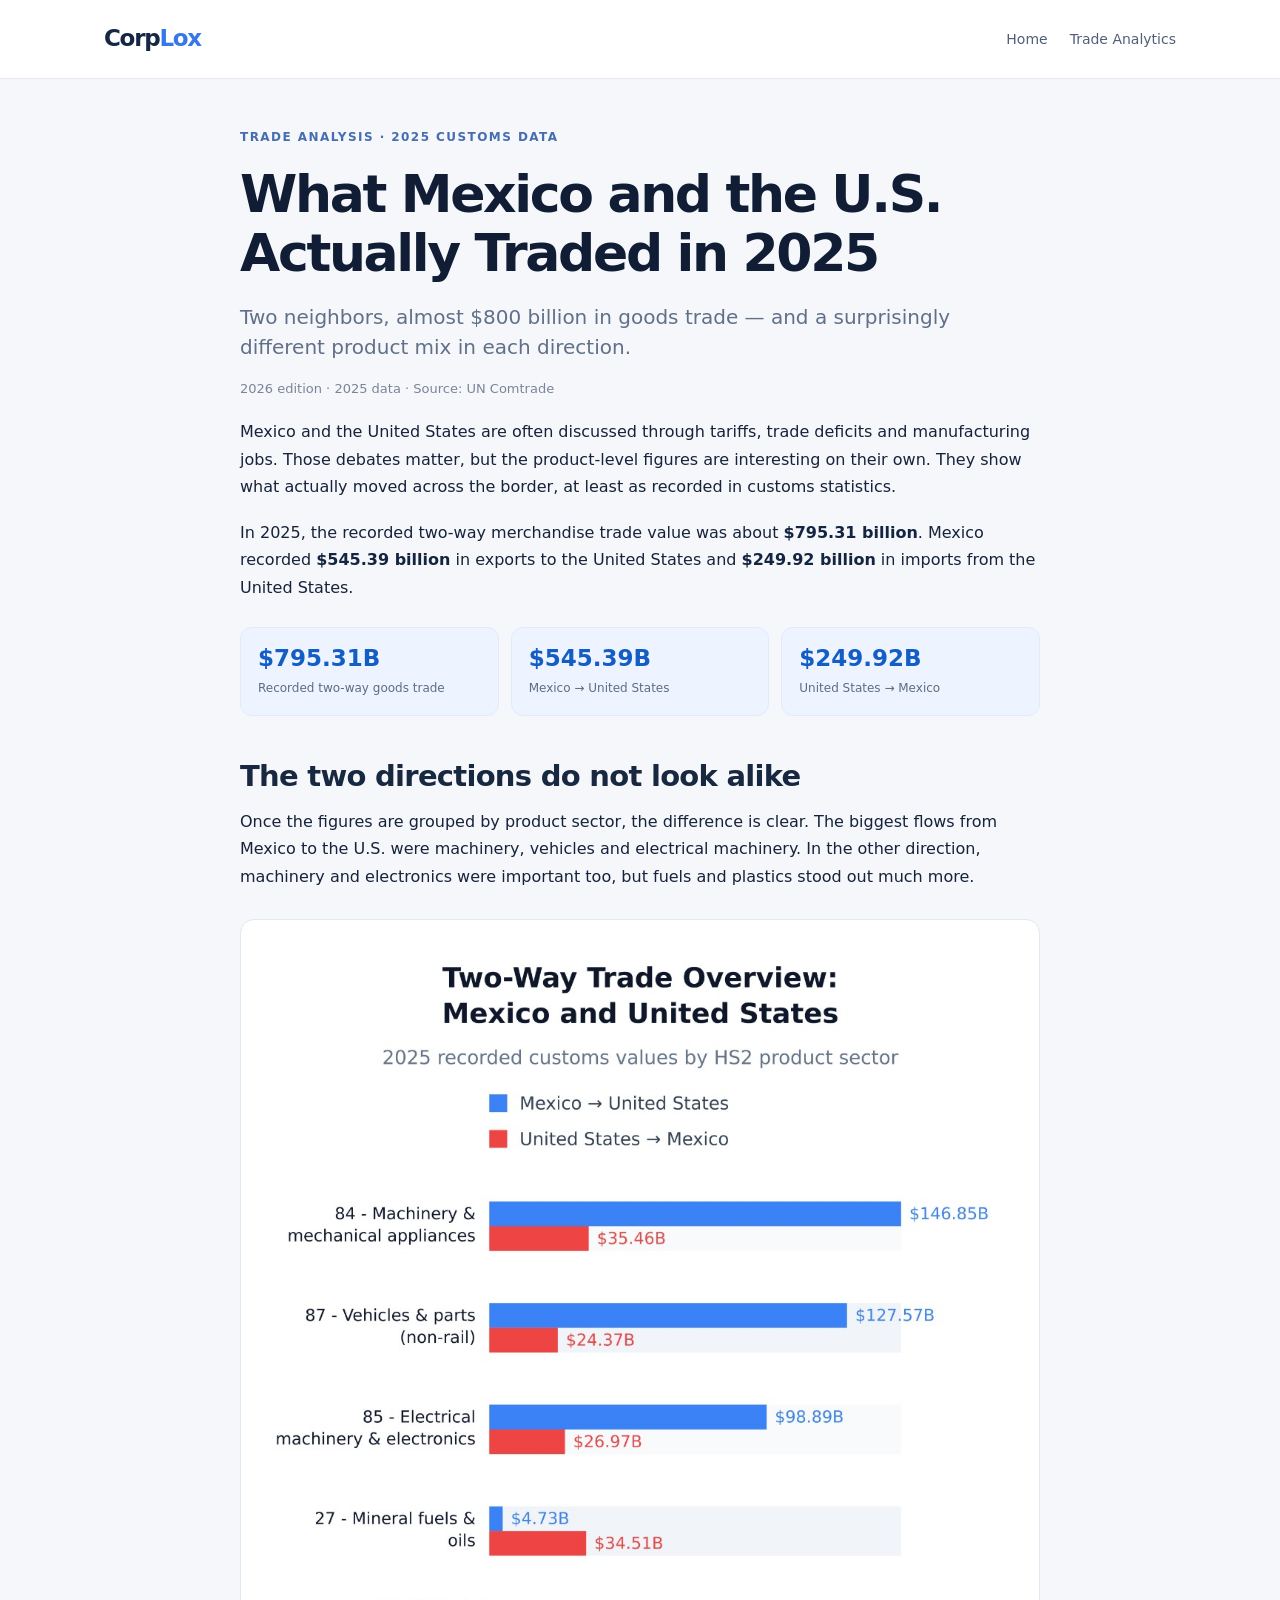
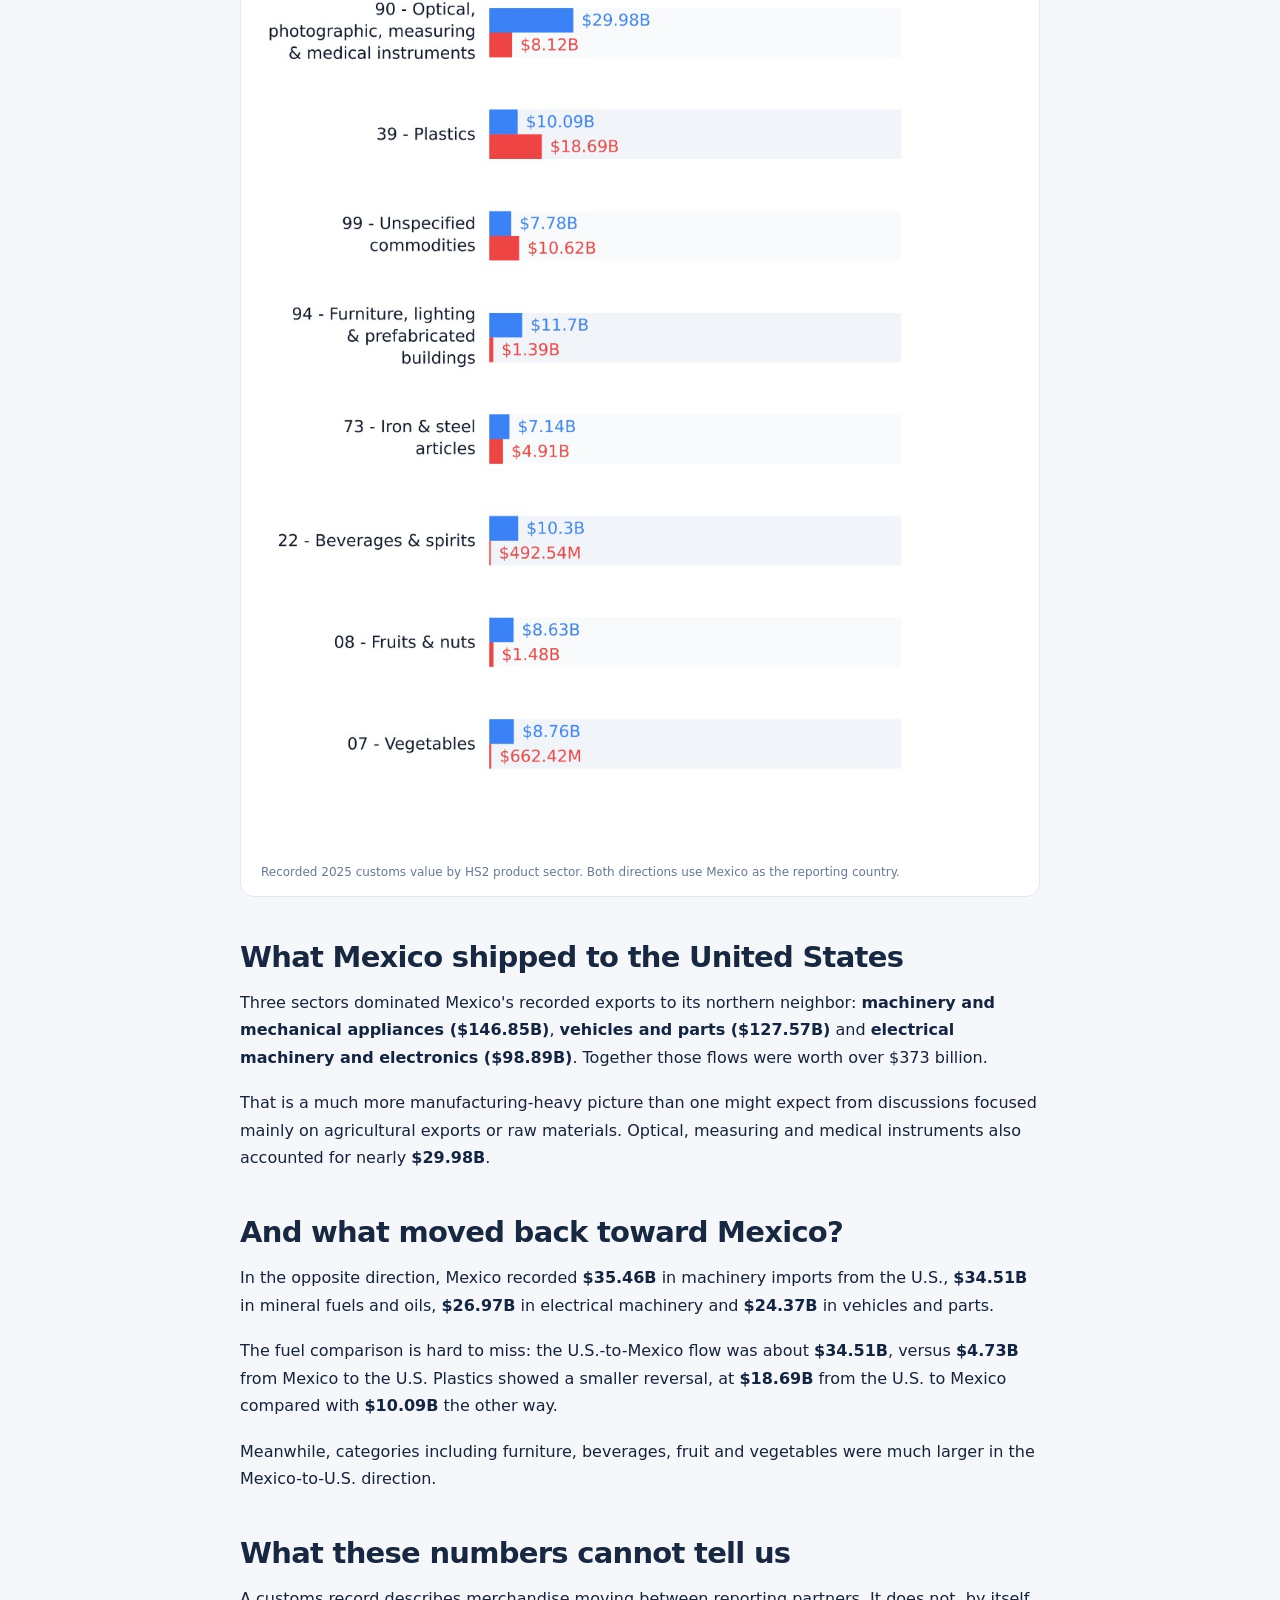
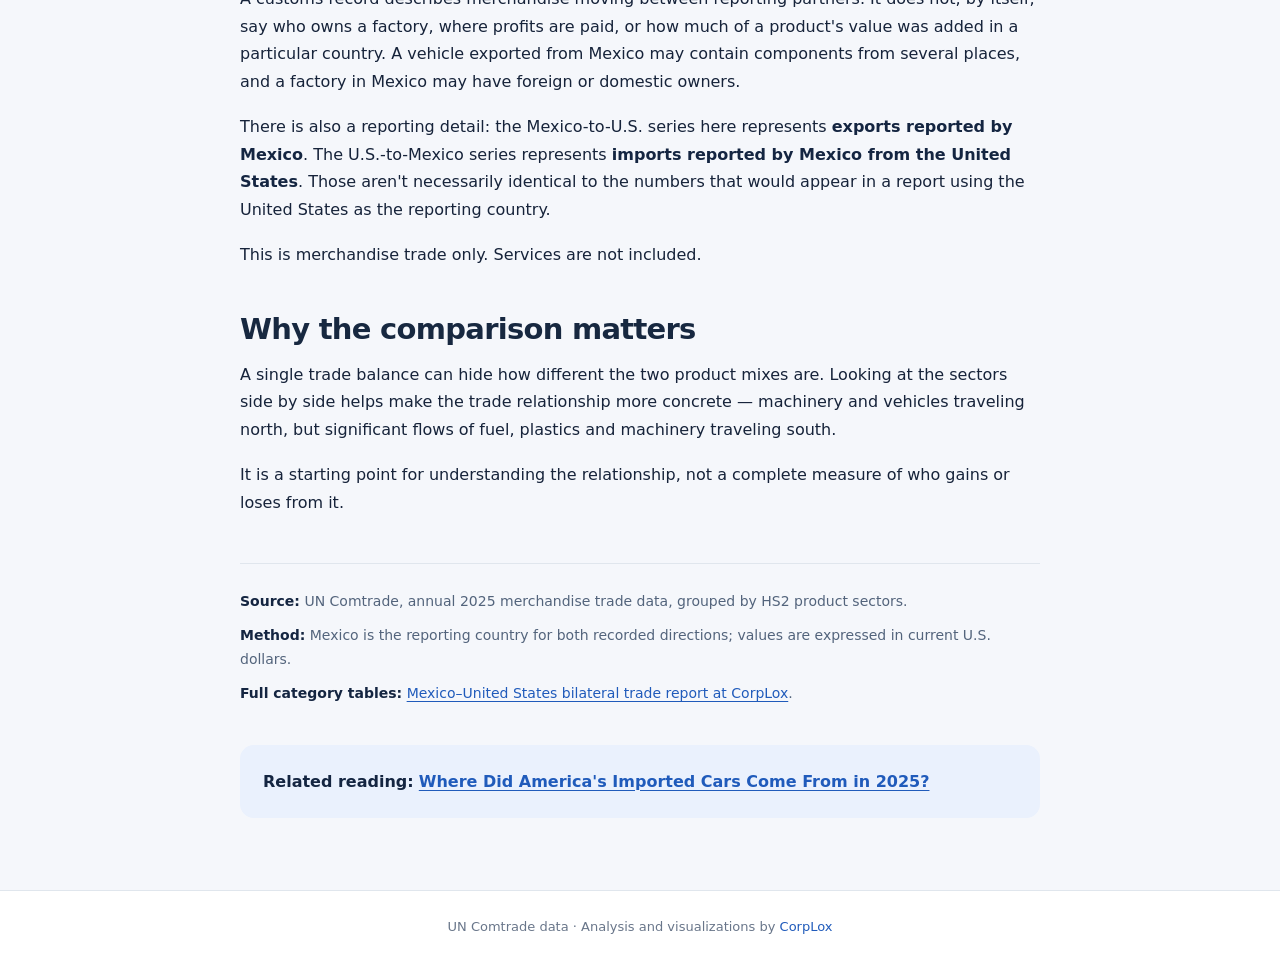
<file: mexico-us-trade-2025.html>
<!doctype html>
<html lang="en">
<head>
<meta charset="utf-8">
<meta name="viewport" content="width=device-width, initial-scale=1">
<meta name="description" content="A product-by-product look at $795.31 billion in merchandise trade between Mexico and the United States in 2025.">
<meta name="keywords" content="Mexico, United States, bilateral trade, UN Comtrade, trade sectors">
<meta name="author" content="CorpLox">
<meta property="og:type" content="article">
<meta property="og:title" content="What Mexico and the U.S. Actually Traded in 2025">
<meta property="og:description" content="A product-by-product look at $795.31 billion in merchandise trade between Mexico and the United States in 2025.">
<meta property="og:image" content="mx-us-trade-2025.jpg">
<title>What Mexico and the U.S. Actually Traded in 2025 | CorpLox</title>
<link rel="stylesheet" href="trade-articles.css">
</head>
<body class="clx-article">
<header class="clx-top"><div class="clx-top-inner"><a class="clx-logo" href="index.html">Corp<span>Lox</span></a><nav class="clx-nav" aria-label="Main navigation"><a href="index.html">Home</a><a href="https://corplox.com/trade">Trade Analytics</a></nav></div></header>
<main class="clx-main">
<p class="clx-kicker">Trade analysis · 2025 customs data</p>
<h1>What Mexico and the U.S. Actually Traded in 2025</h1>
<p class="clx-deck">Two neighbors, almost $800 billion in goods trade — and a surprisingly different product mix in each direction.</p>
<p class="clx-meta">2026 edition · 2025 data · Source: UN Comtrade</p>
<p>Mexico and the United States are often discussed through tariffs, trade deficits and manufacturing jobs. Those debates matter, but the product-level figures are interesting on their own. They show what actually moved across the border, at least as recorded in customs statistics.</p>
<p>In 2025, the recorded two-way merchandise trade value was about <strong>$795.31 billion</strong>. Mexico recorded <strong>$545.39 billion</strong> in exports to the United States and <strong>$249.92 billion</strong> in imports from the United States.</p>
<div class="clx-stat-strip"><div class="clx-stat"><strong>$795.31B</strong><span>Recorded two-way goods trade</span></div><div class="clx-stat"><strong>$545.39B</strong><span>Mexico → United States</span></div><div class="clx-stat"><strong>$249.92B</strong><span>United States → Mexico</span></div></div>
<h2>The two directions do not look alike</h2>
<p>Once the figures are grouped by product sector, the difference is clear. The biggest flows from Mexico to the U.S. were machinery, vehicles and electrical machinery. In the other direction, machinery and electronics were important too, but fuels and plastics stood out much more.</p>
<figure class="clx-figure"><img src="mx-us-trade-2025.jpg" width="1038" height="2048" loading="eager" alt="Two-way Mexico and United States merchandise trade by product sector in 2025, blue bars for Mexico exports to the United States and red bars for Mexico imports from the United States"><figcaption>Recorded 2025 customs value by HS2 product sector. Both directions use Mexico as the reporting country.</figcaption></figure>
<h2>What Mexico shipped to the United States</h2>
<p>Three sectors dominated Mexico's recorded exports to its northern neighbor: <strong>machinery and mechanical appliances ($146.85B)</strong>, <strong>vehicles and parts ($127.57B)</strong> and <strong>electrical machinery and electronics ($98.89B)</strong>. Together those flows were worth over $373 billion.</p>
<p>That is a much more manufacturing-heavy picture than one might expect from discussions focused mainly on agricultural exports or raw materials. Optical, measuring and medical instruments also accounted for nearly <strong>$29.98B</strong>.</p>
<h2>And what moved back toward Mexico?</h2>
<p>In the opposite direction, Mexico recorded <strong>$35.46B</strong> in machinery imports from the U.S., <strong>$34.51B</strong> in mineral fuels and oils, <strong>$26.97B</strong> in electrical machinery and <strong>$24.37B</strong> in vehicles and parts.</p>
<p>The fuel comparison is hard to miss: the U.S.-to-Mexico flow was about <strong>$34.51B</strong>, versus <strong>$4.73B</strong> from Mexico to the U.S. Plastics showed a smaller reversal, at <strong>$18.69B</strong> from the U.S. to Mexico compared with <strong>$10.09B</strong> the other way.</p>
<p>Meanwhile, categories including furniture, beverages, fruit and vegetables were much larger in the Mexico-to-U.S. direction.</p>
<h2>What these numbers cannot tell us</h2>
<p>A customs record describes merchandise moving between reporting partners. It does not, by itself, say who owns a factory, where profits are paid, or how much of a product's value was added in a particular country. A vehicle exported from Mexico may contain components from several places, and a factory in Mexico may have foreign or domestic owners.</p>
<p>There is also a reporting detail: the Mexico-to-U.S. series here represents <strong>exports reported by Mexico</strong>. The U.S.-to-Mexico series represents <strong>imports reported by Mexico from the United States</strong>. Those aren't necessarily identical to the numbers that would appear in a report using the United States as the reporting country.</p>
<p>This is merchandise trade only. Services are not included.</p>
<h2>Why the comparison matters</h2>
<p>A single trade balance can hide how different the two product mixes are. Looking at the sectors side by side helps make the trade relationship more concrete — machinery and vehicles traveling north, but significant flows of fuel, plastics and machinery traveling south.</p>
<p>It is a starting point for understanding the relationship, not a complete measure of who gains or loses from it.</p>
<div class="clx-source"><p><strong>Source:</strong> UN Comtrade, annual 2025 merchandise trade data, grouped by HS2 product sectors.</p><p><strong>Method:</strong> Mexico is the reporting country for both recorded directions; values are expressed in current U.S. dollars.</p><p><strong>Full category tables:</strong> <a href="https://corplox.com/trade/mx/us">Mexico–United States bilateral trade report at CorpLox</a>.</p></div>
<div class="clx-more"><strong>Related reading:</strong> <a href="us-passenger-car-imports-2025.html">Where Did America's Imported Cars Come From in 2025?</a></div>

</main>
<footer class="clx-footer">UN Comtrade data · Analysis and visualizations by <a href="https://corplox.com/">CorpLox</a></footer>
</body>
</html>
</file>
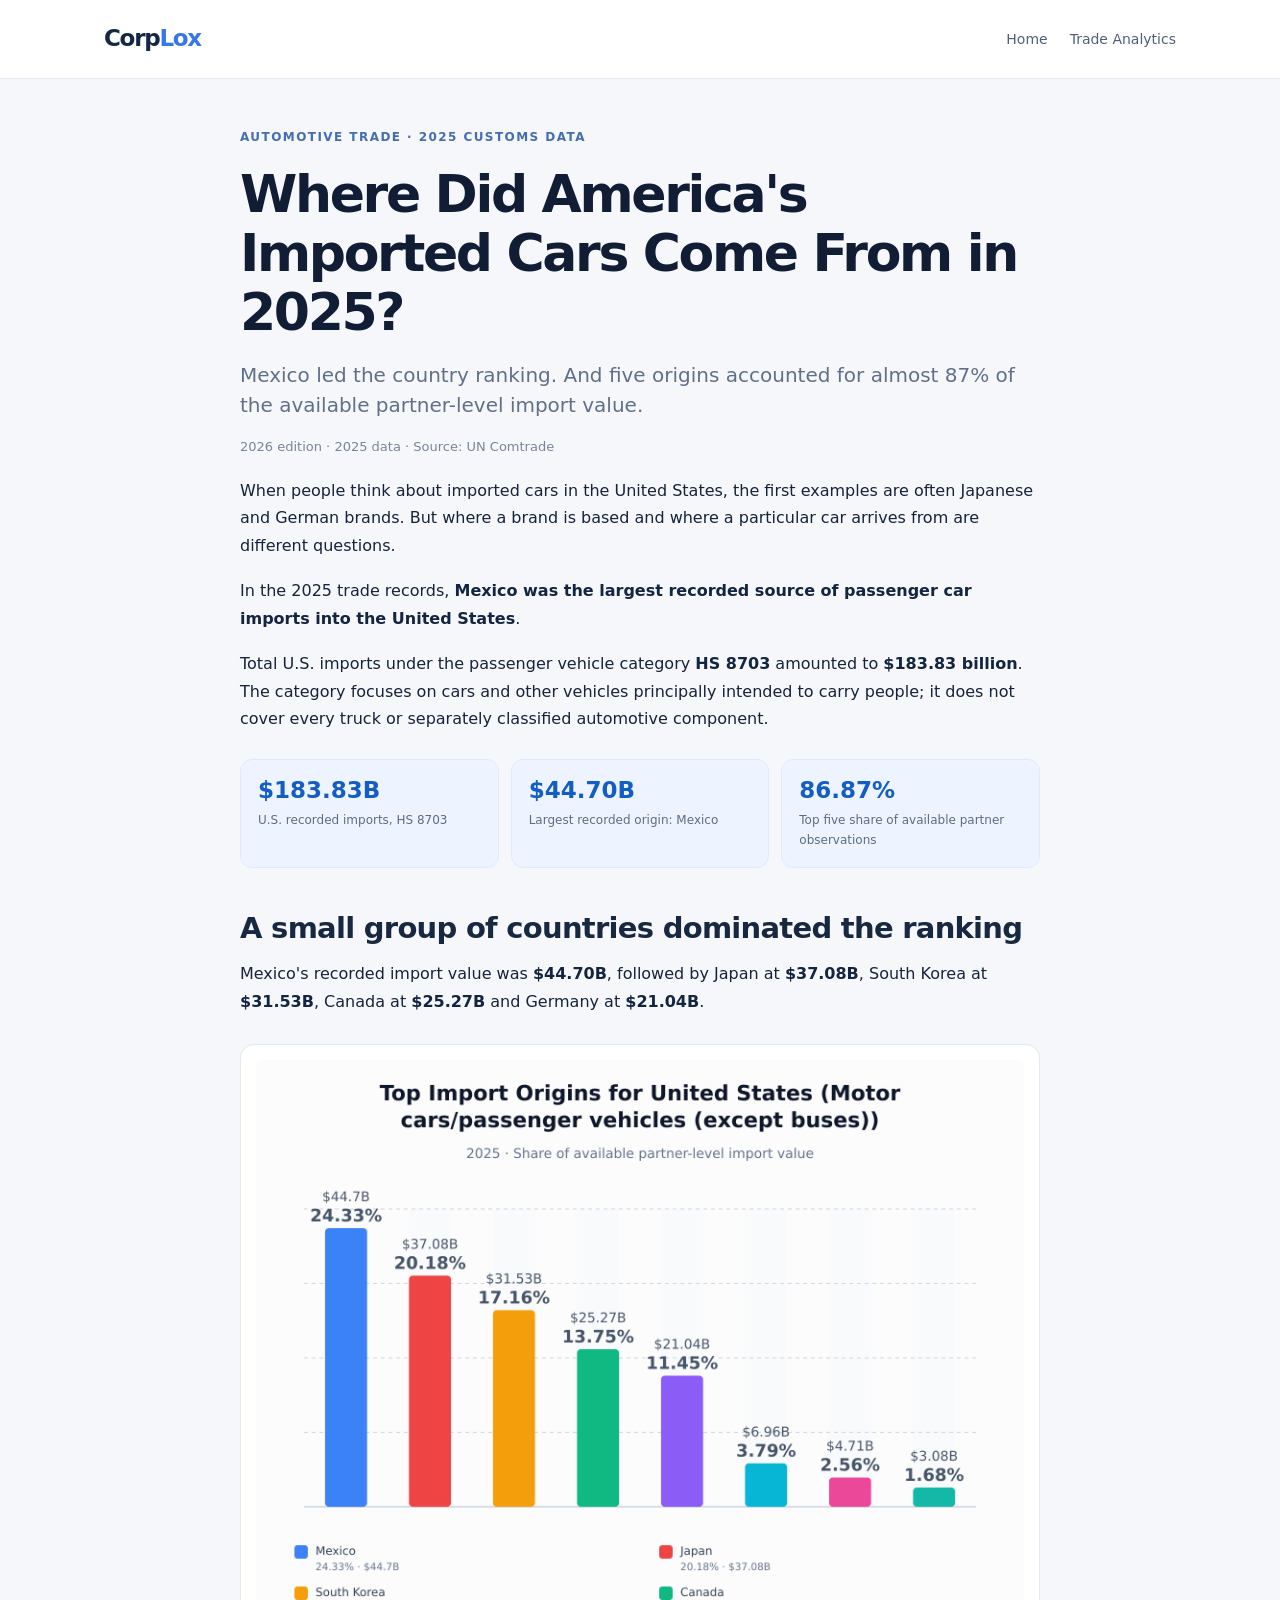
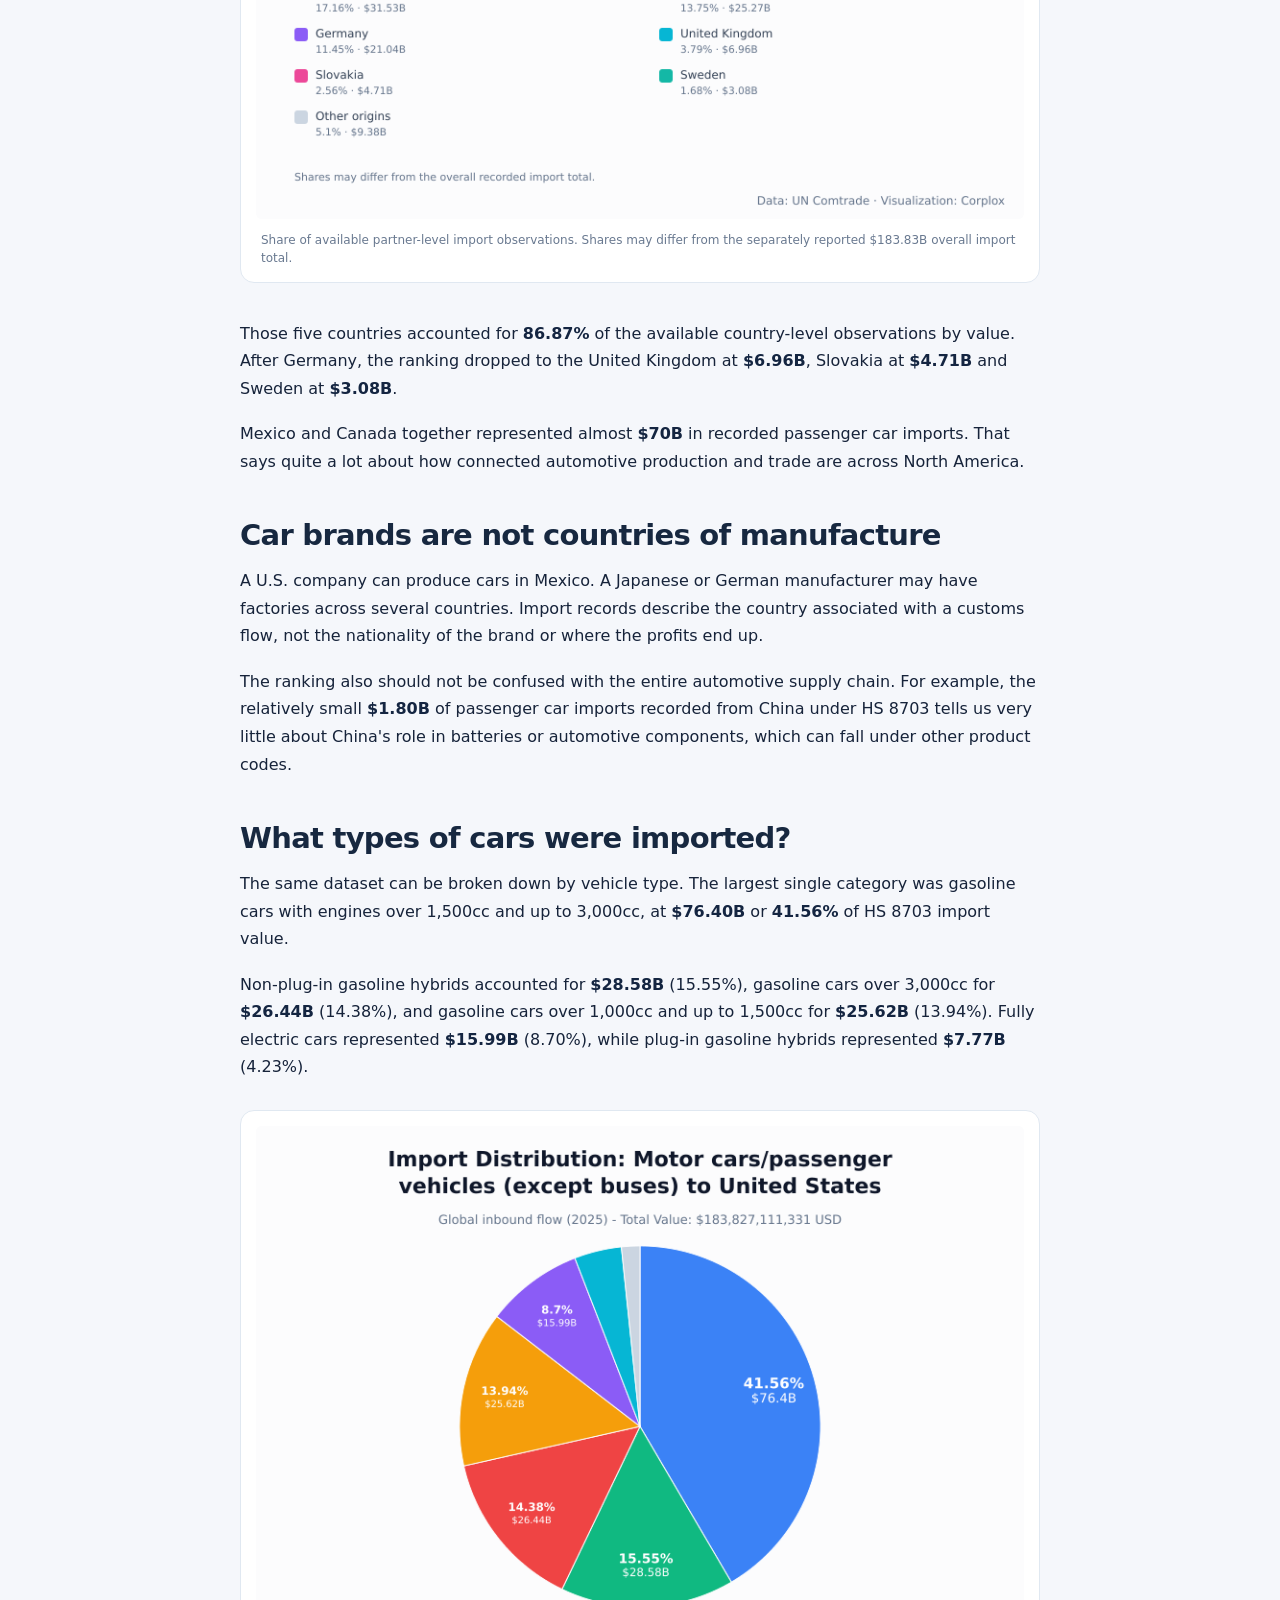
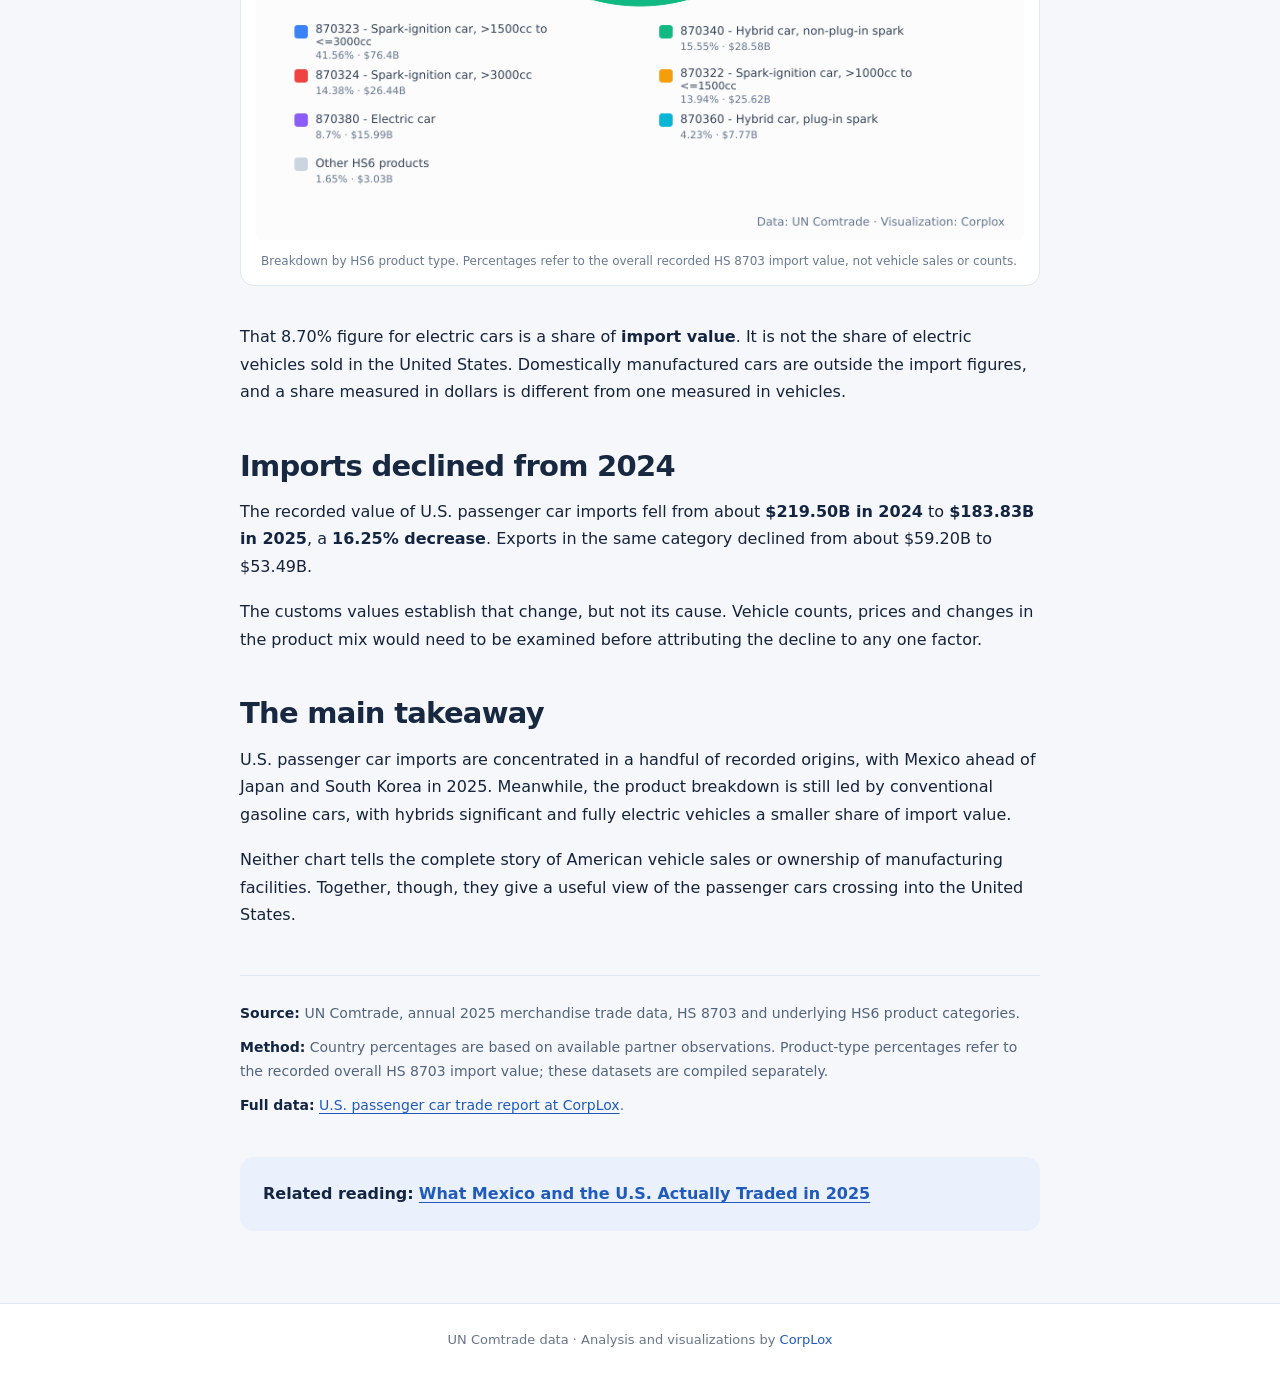
<file: us-passenger-car-imports-2025.html>
<!doctype html>
<html lang="en">
<head>
<meta charset="utf-8">
<meta name="viewport" content="width=device-width, initial-scale=1">
<meta name="description" content="Mexico led the recorded U.S. passenger car import origins in 2025, with Japan, South Korea, Canada and Germany rounding out the top five.">
<meta name="keywords" content="passenger car imports, United States, Mexico, HS 8703, UN Comtrade">
<meta name="author" content="CorpLox">
<meta property="og:type" content="article">
<meta property="og:title" content="Where Did America&#x27;s Imported Cars Come From in 2025?">
<meta property="og:description" content="Mexico led the recorded U.S. passenger car import origins in 2025, with Japan, South Korea, Canada and Germany rounding out the top five.">
<meta property="og:image" content="us-passenger-car-origins-2025.png">
<title>Where Did America&#x27;s Imported Cars Come From in 2025? | CorpLox</title>
<link rel="stylesheet" href="trade-articles.css">
</head>
<body class="clx-article">
<header class="clx-top"><div class="clx-top-inner"><a class="clx-logo" href="index.html">Corp<span>Lox</span></a><nav class="clx-nav" aria-label="Main navigation"><a href="index.html">Home</a><a href="https://corplox.com/trade">Trade Analytics</a></nav></div></header>
<main class="clx-main">
<p class="clx-kicker">Automotive trade · 2025 customs data</p>
<h1>Where Did America's Imported Cars Come From in 2025?</h1>
<p class="clx-deck">Mexico led the country ranking. And five origins accounted for almost 87% of the available partner-level import value.</p>
<p class="clx-meta">2026 edition · 2025 data · Source: UN Comtrade</p>
<p>When people think about imported cars in the United States, the first examples are often Japanese and German brands. But where a brand is based and where a particular car arrives from are different questions.</p>
<p>In the 2025 trade records, <strong>Mexico was the largest recorded source of passenger car imports into the United States</strong>.</p>
<p>Total U.S. imports under the passenger vehicle category <strong>HS 8703</strong> amounted to <strong>$183.83 billion</strong>. The category focuses on cars and other vehicles principally intended to carry people; it does not cover every truck or separately classified automotive component.</p>
<div class="clx-stat-strip"><div class="clx-stat"><strong>$183.83B</strong><span>U.S. recorded imports, HS 8703</span></div><div class="clx-stat"><strong>$44.70B</strong><span>Largest recorded origin: Mexico</span></div><div class="clx-stat"><strong>86.87%</strong><span>Top five share of available partner observations</span></div></div>
<h2>A small group of countries dominated the ranking</h2>
<p>Mexico's recorded import value was <strong>$44.70B</strong>, followed by Japan at <strong>$37.08B</strong>, South Korea at <strong>$31.53B</strong>, Canada at <strong>$25.27B</strong> and Germany at <strong>$21.04B</strong>.</p>
<figure class="clx-figure"><img src="us-passenger-car-origins-2025.png" width="800" height="790" loading="eager" alt="Bar chart ranking the leading recorded origins of United States passenger car imports in 2025, led by Mexico, Japan and South Korea"><figcaption>Share of available partner-level import observations. Shares may differ from the separately reported $183.83B overall import total.</figcaption></figure>
<p>Those five countries accounted for <strong>86.87%</strong> of the available country-level observations by value. After Germany, the ranking dropped to the United Kingdom at <strong>$6.96B</strong>, Slovakia at <strong>$4.71B</strong> and Sweden at <strong>$3.08B</strong>.</p>
<p>Mexico and Canada together represented almost <strong>$70B</strong> in recorded passenger car imports. That says quite a lot about how connected automotive production and trade are across North America.</p>
<h2>Car brands are not countries of manufacture</h2>
<p>A U.S. company can produce cars in Mexico. A Japanese or German manufacturer may have factories across several countries. Import records describe the country associated with a customs flow, not the nationality of the brand or where the profits end up.</p>
<p>The ranking also should not be confused with the entire automotive supply chain. For example, the relatively small <strong>$1.80B</strong> of passenger car imports recorded from China under HS 8703 tells us very little about China's role in batteries or automotive components, which can fall under other product codes.</p>
<h2>What types of cars were imported?</h2>
<p>The same dataset can be broken down by vehicle type. The largest single category was gasoline cars with engines over 1,500cc and up to 3,000cc, at <strong>$76.40B</strong> or <strong>41.56%</strong> of HS 8703 import value.</p>
<p>Non-plug-in gasoline hybrids accounted for <strong>$28.58B</strong> (15.55%), gasoline cars over 3,000cc for <strong>$26.44B</strong> (14.38%), and gasoline cars over 1,000cc and up to 1,500cc for <strong>$25.62B</strong> (13.94%). Fully electric cars represented <strong>$15.99B</strong> (8.70%), while plug-in gasoline hybrids represented <strong>$7.77B</strong> (4.23%).</p>
<figure class="clx-figure"><img src="us-passenger-car-types-2025.png" width="800" height="744" loading="lazy" alt="Pie chart of United States passenger car imports in 2025 by HS6 vehicle type, including gasoline, hybrid and fully electric passenger cars"><figcaption>Breakdown by HS6 product type. Percentages refer to the overall recorded HS 8703 import value, not vehicle sales or counts.</figcaption></figure>
<p>That 8.70% figure for electric cars is a share of <strong>import value</strong>. It is not the share of electric vehicles sold in the United States. Domestically manufactured cars are outside the import figures, and a share measured in dollars is different from one measured in vehicles.</p>
<h2>Imports declined from 2024</h2>
<p>The recorded value of U.S. passenger car imports fell from about <strong>$219.50B in 2024</strong> to <strong>$183.83B in 2025</strong>, a <strong>16.25% decrease</strong>. Exports in the same category declined from about $59.20B to $53.49B.</p>
<p>The customs values establish that change, but not its cause. Vehicle counts, prices and changes in the product mix would need to be examined before attributing the decline to any one factor.</p>
<h2>The main takeaway</h2>
<p>U.S. passenger car imports are concentrated in a handful of recorded origins, with Mexico ahead of Japan and South Korea in 2025. Meanwhile, the product breakdown is still led by conventional gasoline cars, with hybrids significant and fully electric vehicles a smaller share of import value.</p>
<p>Neither chart tells the complete story of American vehicle sales or ownership of manufacturing facilities. Together, though, they give a useful view of the passenger cars crossing into the United States.</p>
<div class="clx-source"><p><strong>Source:</strong> UN Comtrade, annual 2025 merchandise trade data, HS 8703 and underlying HS6 product categories.</p><p><strong>Method:</strong> Country percentages are based on available partner observations. Product-type percentages refer to the recorded overall HS 8703 import value; these datasets are compiled separately.</p><p><strong>Full data:</strong> <a href="https://corplox.com/trade/us/hs/87/8703">U.S. passenger car trade report at CorpLox</a>.</p></div>
<div class="clx-more"><strong>Related reading:</strong> <a href="mexico-us-trade-2025.html">What Mexico and the U.S. Actually Traded in 2025</a></div>

</main>
<footer class="clx-footer">UN Comtrade data · Analysis and visualizations by <a href="https://corplox.com/">CorpLox</a></footer>
</body>
</html>
</file>
<file: trade-articles.css>
:root{color-scheme:light}
*{box-sizing:border-box}
body.clx-article{margin:0;background:#f5f7fb;color:#16233a;font:16px/1.72 system-ui,-apple-system,BlinkMacSystemFont,"Segoe UI",sans-serif}
.clx-article a{color:#205bbb;text-decoration-thickness:1px;text-underline-offset:3px}
.clx-article a:hover{color:#103d90}
.clx-top{background:#fff;border-bottom:1px solid #e3e9f0}
.clx-top-inner{max-width:1120px;margin:auto;padding:19px 24px;display:flex;align-items:center;justify-content:space-between;gap:20px}
.clx-logo{color:#142744!important;text-decoration:none;font-size:23px;font-weight:820;letter-spacing:-.055em}
.clx-logo span{color:#3678e8}
.clx-nav{display:flex;gap:22px;flex-wrap:wrap}
.clx-nav a{color:#516079;text-decoration:none;font-size:14px}
.clx-main{max-width:850px;padding:48px 25px 72px;margin:0 auto}
.clx-kicker{font-size:12px;font-weight:750;letter-spacing:.12em;text-transform:uppercase;color:#466db0;margin:0 0 12px}
.clx-article h1{font-size:clamp(32px,5vw,52px);letter-spacing:-.045em;line-height:1.13;margin:0 0 19px;color:#101d34}
.clx-article .clx-deck{font-size:20px;line-height:1.5;color:#617089;margin:0 0 16px}
.clx-meta{color:#7a8599;font-size:13px;margin:22px 0 36px}
.clx-article h2{font-size:clamp(22px,3vw,29px);line-height:1.25;letter-spacing:-.025em;color:#172840;margin:42px 0 14px}
.clx-article p{margin:0 0 18px}
.clx-article ul{padding-left:24px;margin:8px 0 22px}
.clx-article li{padding:2px 0}
.clx-article strong{font-weight:720;color:#142541}
.clx-figure{margin:29px 0 37px;padding:15px;background:#fff;border:1px solid #e0e8f1;border-radius:14px}
.clx-figure img{width:100%;height:auto;display:block;border-radius:6px;object-fit:contain}
.clx-figure figcaption{font-size:12px;color:#697990;line-height:1.5;margin:12px 5px 0}
.clx-stat-strip{display:grid;grid-template-columns:repeat(3,minmax(0,1fr));gap:12px;margin:26px 0 32px}
.clx-stat{padding:16px 17px;border:1px solid #dfebfb;background:#edf4ff;border-radius:12px}
.clx-stat strong{font-size:23px;display:block;color:#145dc5;line-height:1.25}
.clx-stat span{color:#5d6c83;font-size:12px;display:block;margin-top:5px}
.clx-source{border-top:1px solid #e0e6ed;margin-top:46px;padding-top:25px;font-size:14px;color:#53647c}
.clx-source p{margin-bottom:10px}
.clx-footer{background:#fff;border-top:1px solid #e0e6ed;padding:25px 20px;text-align:center;font-size:13px;color:#69768a}
.clx-footer a{text-decoration:none}
.clx-more{margin:40px 0 0;padding:23px;background:#eaf1fd;border-radius:14px}
.clx-more a{font-weight:690}
@media(max-width:640px){.clx-main{padding:36px 17px 56px}.clx-top-inner{padding:16px}.clx-nav{gap:12px}.clx-nav a{font-size:12px}.clx-stat-strip{grid-template-columns:1fr}.clx-figure{padding:8px}.clx-deck{font-size:17px}}
</file>
